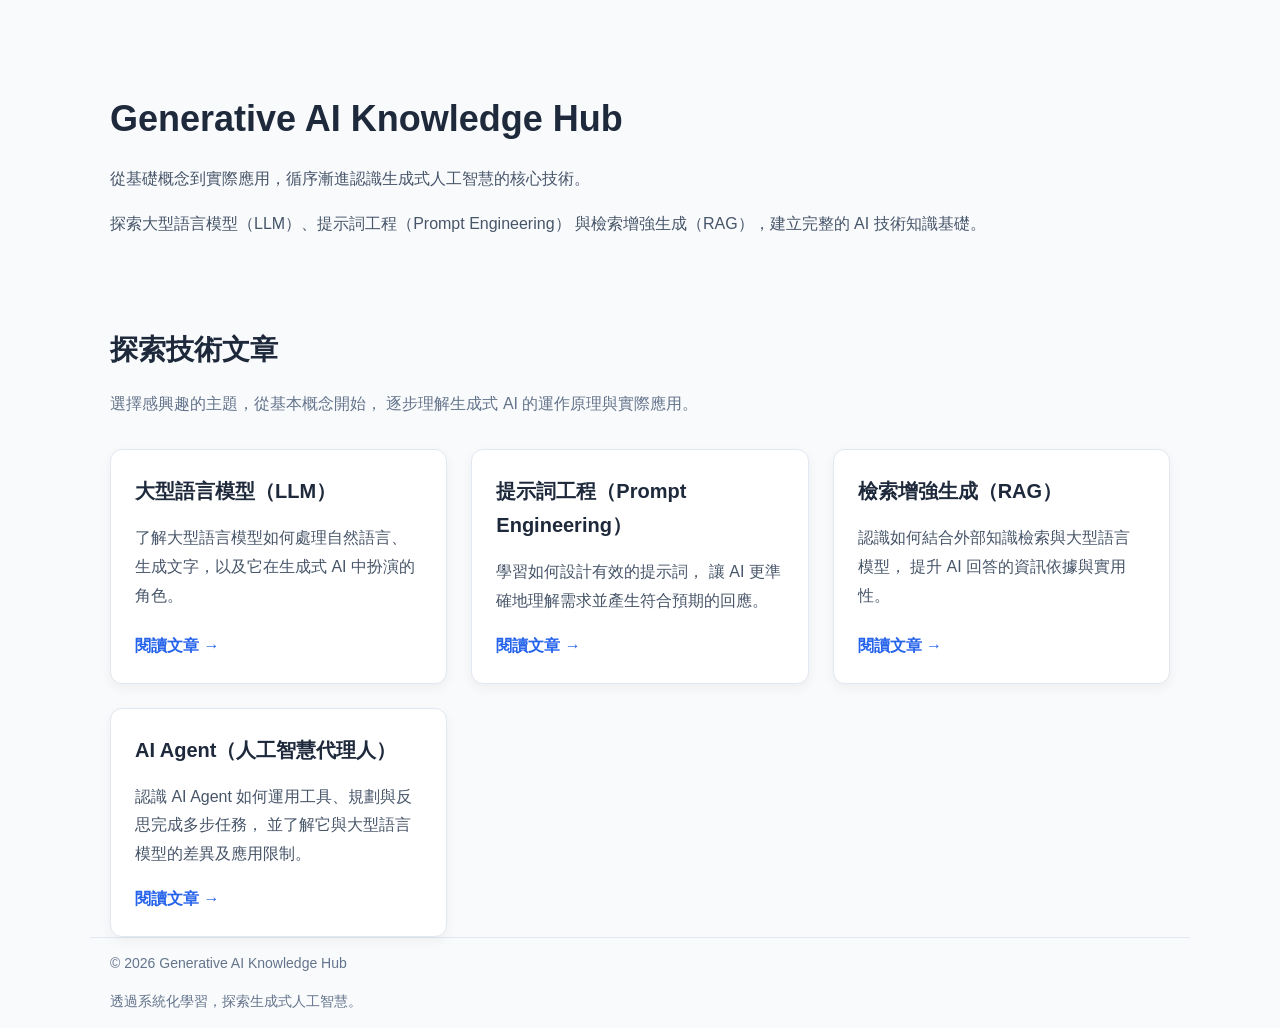
<file: index.html>
<!DOCTYPE html>
<html lang="zh-Hant">

<head>
  <meta charset="UTF-8">
  <meta name="viewport" content="width=device-width, initial-scale=1.0">

  <meta name="description"
        content="Generative AI Knowledge Hub：透過淺顯易懂的文章，認識大型語言模型、提示詞工程與檢索增強生成。">

  <title>Generative AI Knowledge Hub</title>

  <link rel="stylesheet" href="css/style.css">
</head>

<body>

  <!-- 網站介紹區塊 -->
  <header class="container hero">

    <h1>Generative AI Knowledge Hub</h1>

    <p>
      從基礎概念到實際應用，循序漸進認識生成式人工智慧的核心技術。
    </p>

    <p>
      探索大型語言模型（LLM）、提示詞工程（Prompt Engineering）
      與檢索增強生成（RAG），建立完整的 AI 技術知識基礎。
    </p>

  </header>

  <!-- 網站主要內容 -->
  <main class="container">

    <section aria-labelledby="articles-title">

      <h2 id="articles-title">探索技術文章</h2>

      <p>
        選擇感興趣的主題，從基本概念開始，
        逐步理解生成式 AI 的運作原理與實際應用。
      </p>

      <!-- 文章卡片排列區 -->
      <div class="article-grid">

        <!-- 文章一：LLM -->
        <article class="article-card">

          <h3>大型語言模型（LLM）</h3>

          <p>
            了解大型語言模型如何處理自然語言、
            生成文字，以及它在生成式 AI 中扮演的角色。
          </p>

          <a href="articles/llm.html">
            閱讀文章 →
          </a>

        </article>

        <!-- 文章二：Prompt Engineering -->
        <article class="article-card">

          <h3>提示詞工程（Prompt Engineering）</h3>

          <p>
            學習如何設計有效的提示詞，
            讓 AI 更準確地理解需求並產生符合預期的回應。
          </p>

          <a href="articles/prompt-engineering.html">
            閱讀文章 →
          </a>

        </article>

        <!-- 文章三：RAG -->
        <article class="article-card">

          <h3>檢索增強生成（RAG）</h3>

          <p>
            認識如何結合外部知識檢索與大型語言模型，
            提升 AI 回答的資訊依據與實用性。
          </p>

          <a href="articles/rag.html">
            閱讀文章 →
          </a>

        </article>


        <!-- 文章四：AI Agent -->
        <article class="article-card">

          <h3>AI Agent（人工智慧代理人）</h3>

          <p>
            認識 AI Agent 如何運用工具、規劃與反思完成多步任務，
            並了解它與大型語言模型的差異及應用限制。
          </p>

          <a href="articles/ai-agent.html">
            閱讀文章 →
          </a>

        </article>
      </div>

    </section>

  </main>

  <!-- 網站頁尾 -->
  <footer class="container">

    <p>
      © 2026 Generative AI Knowledge Hub
    </p>

    <p>
      透過系統化學習，探索生成式人工智慧。
    </p>

  </footer>

</body>
</html>
</file>
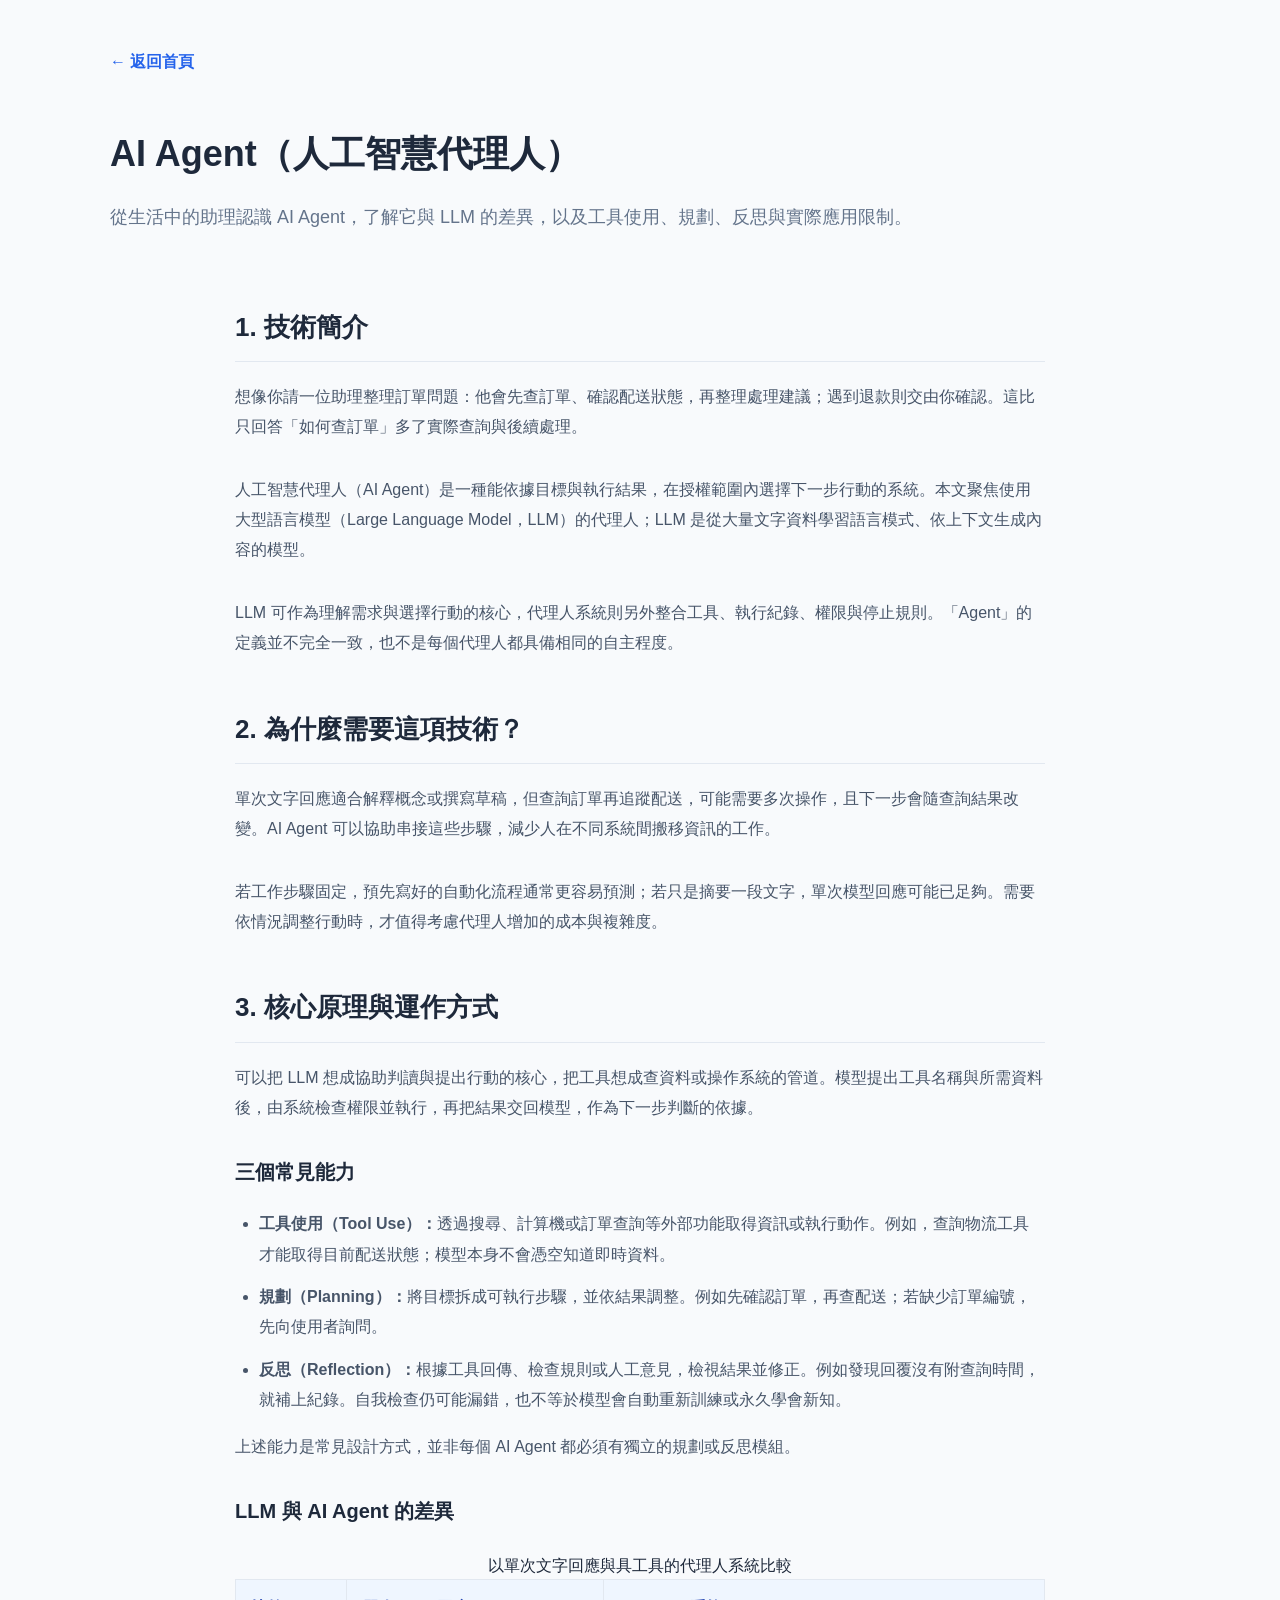
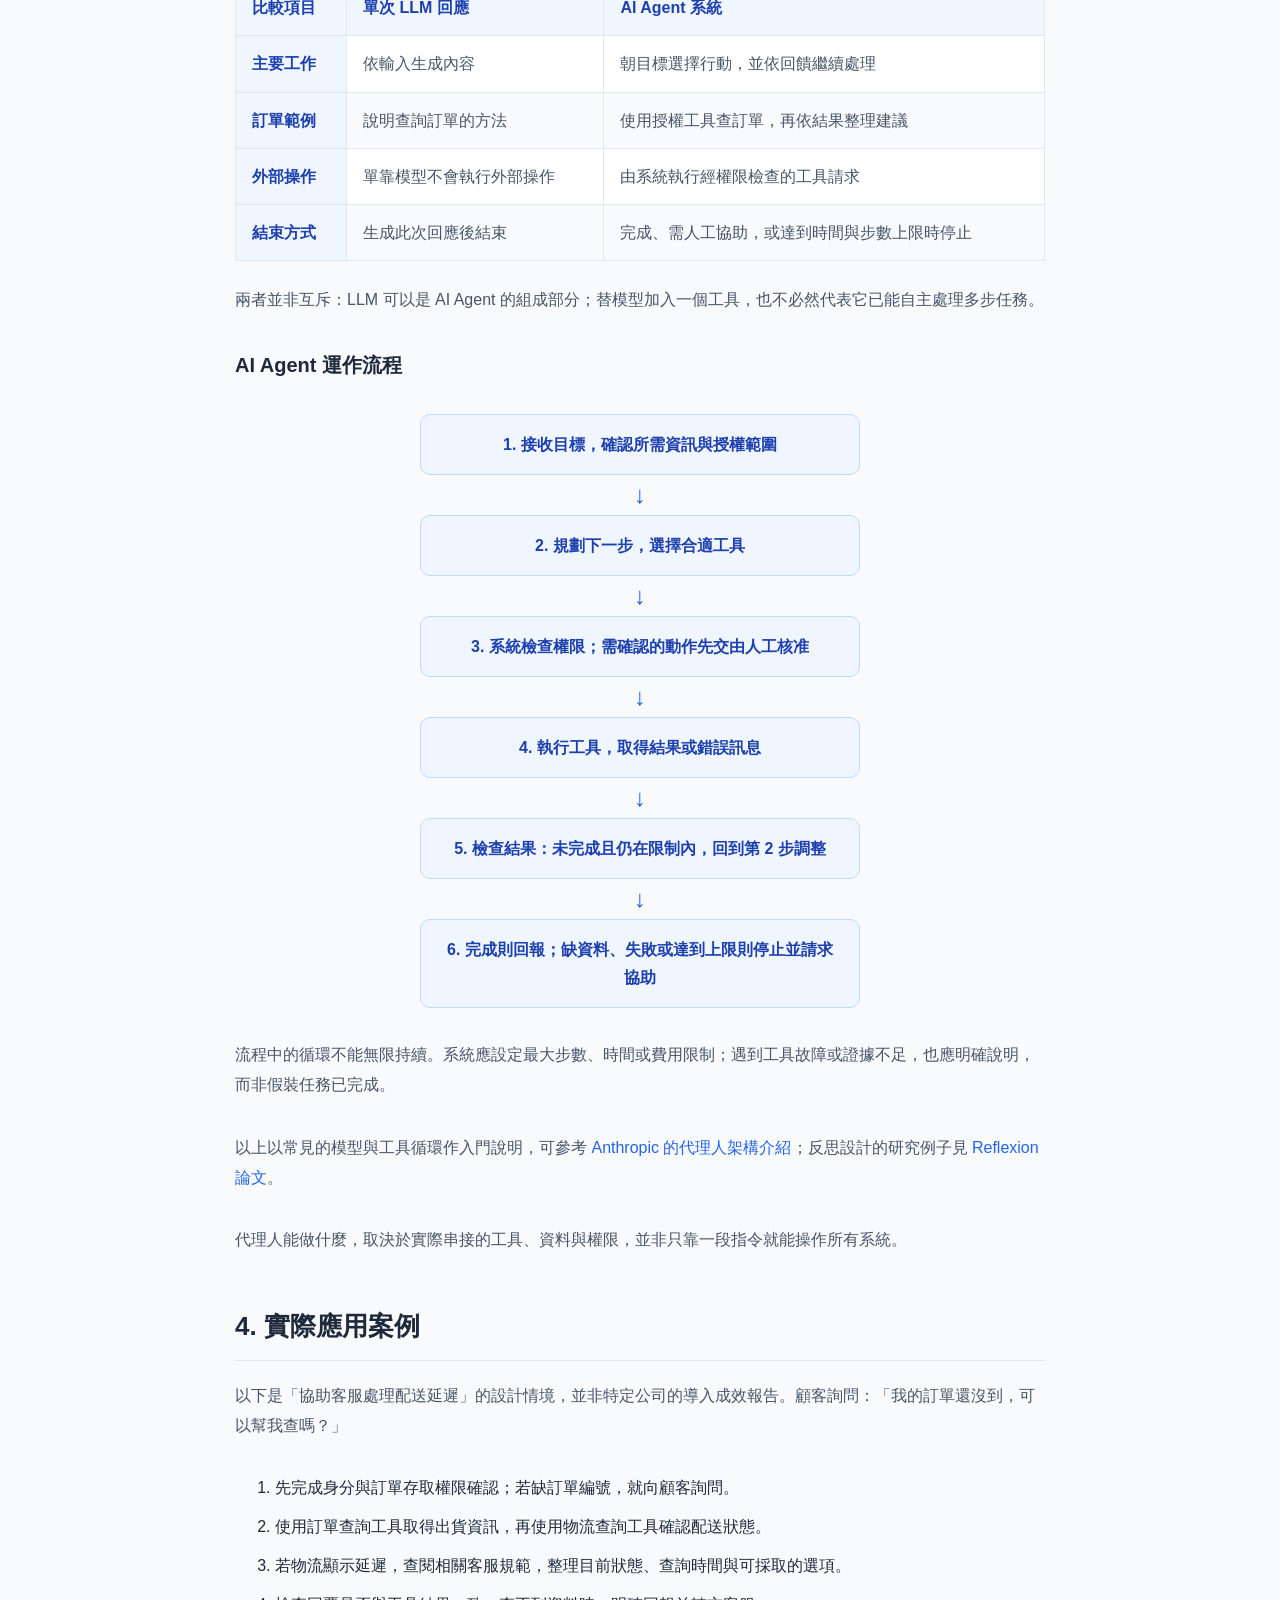
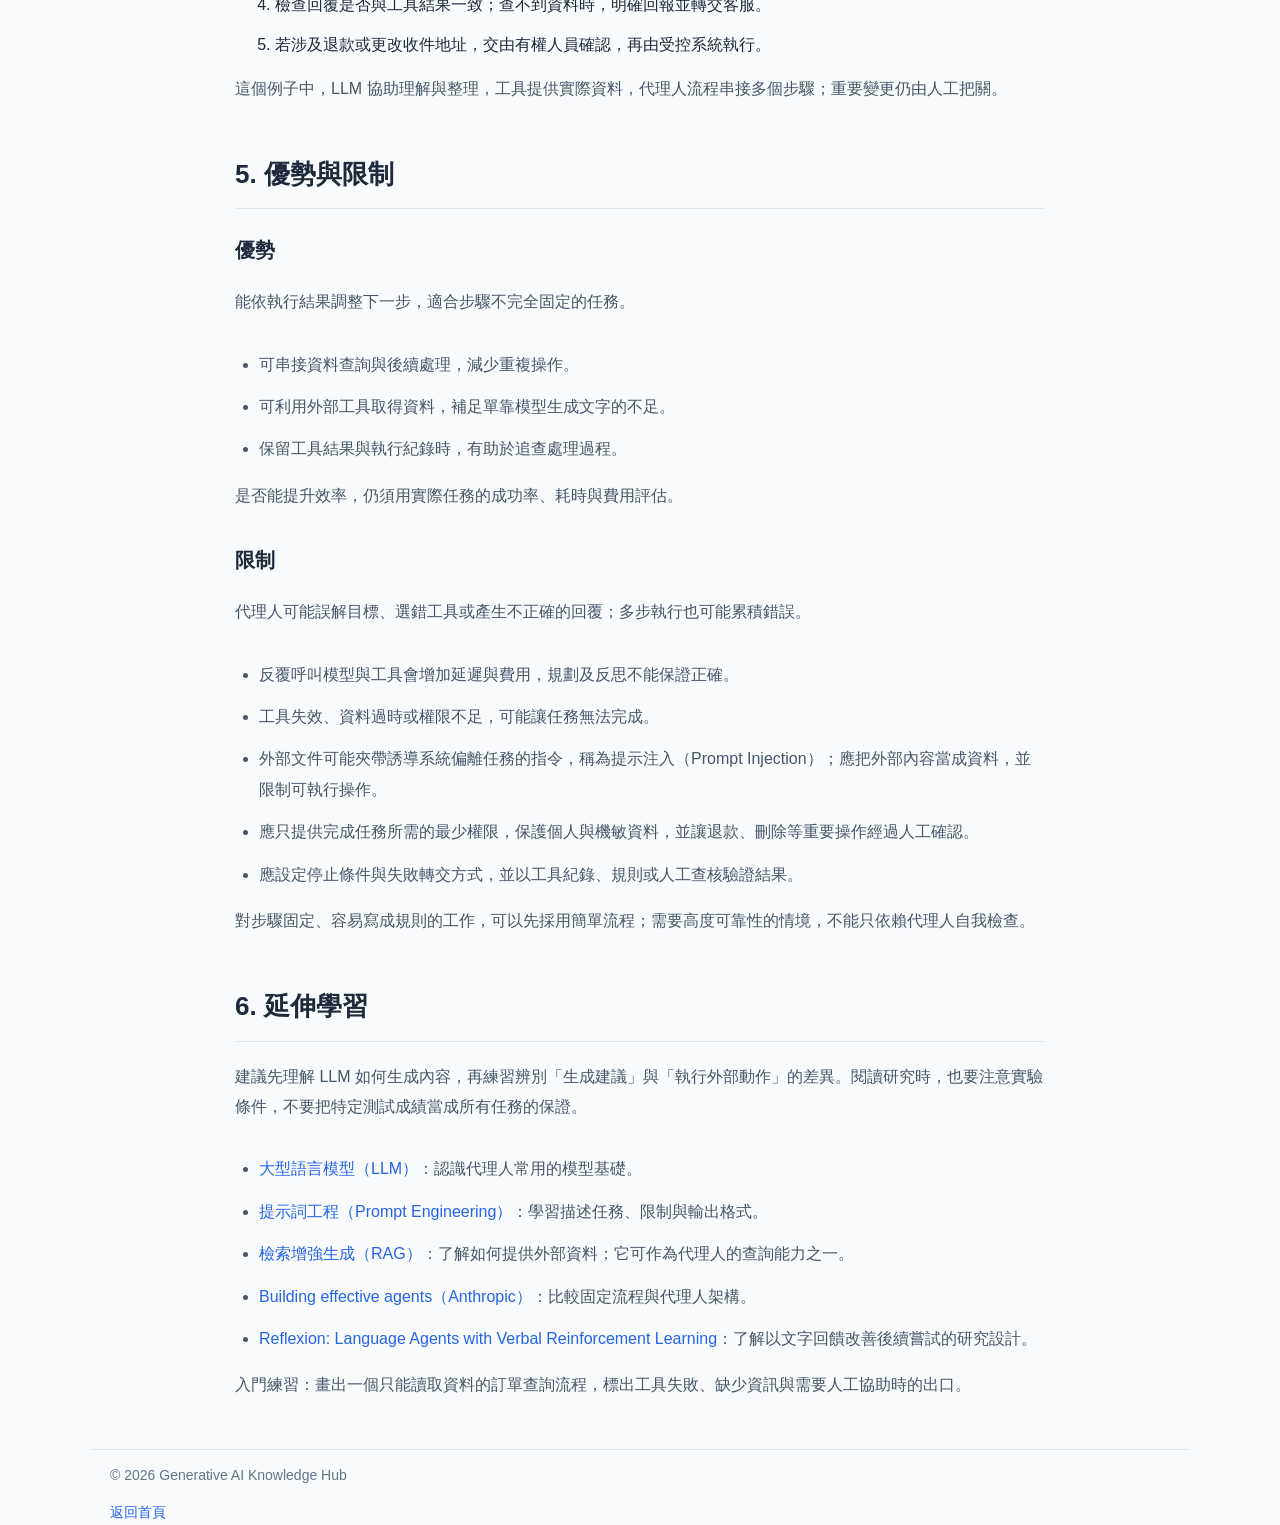
<file: articles/ai-agent.html>
<!DOCTYPE html>
<html lang="zh-Hant">

<head>
  <meta charset="UTF-8">
  <meta name="viewport" content="width=device-width, initial-scale=1.0">

  <meta name="description" content="從生活中的助理認識 AI Agent，了解它與 LLM 的差異，以及工具使用、規劃、反思與實際應用限制。">

  <title>AI Agent（人工智慧代理人） | Generative AI Knowledge Hub</title>

  <link rel="stylesheet" href="../css/style.css">
</head>

<body>

  <!-- 文章頁首 -->
  <header class="container article-header">

    <a href="../index.html" class="back-link">
      ← 返回首頁
    </a>

    <h1>AI Agent（人工智慧代理人）</h1>

    <p>從生活中的助理認識 AI Agent，了解它與 LLM 的差異，以及工具使用、規劃、反思與實際應用限制。</p>

  </header>

  <!-- 文章主要內容 -->
  <main class="container article-content">

    <article>

      <section>
        <h2>1. 技術簡介</h2>
        <p>想像你請一位助理整理訂單問題：他會先查訂單、確認配送狀態，再整理處理建議；遇到退款則交由你確認。這比只回答「如何查訂單」多了實際查詢與後續處理。
        </p>
        <p>
          人工智慧代理人（AI Agent）是一種能依據目標與執行結果，在授權範圍內選擇下一步行動的系統。本文聚焦使用大型語言模型（Large Language Model，LLM）的代理人；LLM 是從大量文字資料學習語言模式、依上下文生成內容的模型。
        </p>
        <p>
          LLM 可作為理解需求與選擇行動的核心，代理人系統則另外整合工具、執行紀錄、權限與停止規則。「Agent」的定義並不完全一致，也不是每個代理人都具備相同的自主程度。</p>
      </section>

      <section>
        <h2>2. 為什麼需要這項技術？</h2>
        <p>單次文字回應適合解釋概念或撰寫草稿，但查詢訂單再追蹤配送，可能需要多次操作，且下一步會隨查詢結果改變。AI Agent 可以協助串接這些步驟，減少人在不同系統間搬移資訊的工作。
        </p>
        <p>
          若工作步驟固定，預先寫好的自動化流程通常更容易預測；若只是摘要一段文字，單次模型回應可能已足夠。需要依情況調整行動時，才值得考慮代理人增加的成本與複雜度。</p>
      </section>

      <section>
        <h2>3. 核心原理與運作方式</h2>
        <p>可以把 LLM 想成協助判讀與提出行動的核心，把工具想成查資料或操作系統的管道。模型提出工具名稱與所需資料後，由系統檢查權限並執行，再把結果交回模型，作為下一步判斷的依據。
        </p>
        <h3>三個常見能力</h3>
        <ul>
          <li><strong>工具使用（Tool Use）：</strong>透過搜尋、計算機或訂單查詢等外部功能取得資訊或執行動作。例如，查詢物流工具才能取得目前配送狀態；模型本身不會憑空知道即時資料。</li>
          <li><strong>規劃（Planning）：</strong>將目標拆成可執行步驟，並依結果調整。例如先確認訂單，再查配送；若缺少訂單編號，先向使用者詢問。</li>
          <li><strong>反思（Reflection）：</strong>根據工具回傳、檢查規則或人工意見，檢視結果並修正。例如發現回覆沒有附查詢時間，就補上紀錄。自我檢查仍可能漏錯，也不等於模型會自動重新訓練或永久學會新知。</li>
        </ul>
        <p>上述能力是常見設計方式，並非每個 AI Agent 都必須有獨立的規劃或反思模組。</p>
        <h3>LLM 與 AI Agent 的差異</h3>
        <div class="table-wrapper">
          <table>
            <caption>以單次文字回應與具工具的代理人系統比較</caption>
            <thead><tr><th scope="col">比較項目</th><th scope="col">單次 LLM 回應</th><th scope="col">AI Agent 系統</th></tr></thead>
            <tbody>
              <tr><th scope="row">主要工作</th><td>依輸入生成內容</td><td>朝目標選擇行動，並依回饋繼續處理</td></tr>
              <tr><th scope="row">訂單範例</th><td>說明查詢訂單的方法</td><td>使用授權工具查訂單，再依結果整理建議</td></tr>
              <tr><th scope="row">外部操作</th><td>單靠模型不會執行外部操作</td><td>由系統執行經權限檢查的工具請求</td></tr>
              <tr><th scope="row">結束方式</th><td>生成此次回應後結束</td><td>完成、需人工協助，或達到時間與步數上限時停止</td></tr>
            </tbody>
          </table>
        </div>
        <p>兩者並非互斥：LLM 可以是 AI Agent 的組成部分；替模型加入一個工具，也不必然代表它已能自主處理多步任務。</p>
        <h3 id="agent-flow-title">AI Agent 運作流程</h3>
        <div class="process-flow" role="group" aria-labelledby="agent-flow-title">
          <div class="process-step">1. 接收目標，確認所需資訊與授權範圍</div>
          <div class="process-arrow" aria-hidden="true">↓</div>
          <div class="process-step">2. 規劃下一步，選擇合適工具</div>
          <div class="process-arrow" aria-hidden="true">↓</div>
          <div class="process-step">3. 系統檢查權限；需確認的動作先交由人工核准</div>
          <div class="process-arrow" aria-hidden="true">↓</div>
          <div class="process-step">4. 執行工具，取得結果或錯誤訊息</div>
          <div class="process-arrow" aria-hidden="true">↓</div>
          <div class="process-step">5. 檢查結果：未完成且仍在限制內，回到第 2 步調整</div>
          <div class="process-arrow" aria-hidden="true">↓</div>
          <div class="process-step">6. 完成則回報；缺資料、失敗或達到上限則停止並請求協助</div>
        </div>
        <p>流程中的循環不能無限持續。系統應設定最大步數、時間或費用限制；遇到工具故障或證據不足，也應明確說明，而非假裝任務已完成。</p>
        <p>以上以常見的模型與工具循環作入門說明，可參考 <a href="https://www.anthropic.com/research/building-effective-agents" target="_blank" rel="noopener noreferrer">Anthropic 的代理人架構介紹</a>；反思設計的研究例子見 <a href="https://arxiv.org/abs/2303.11366" target="_blank" rel="noopener noreferrer">Reflexion 論文</a>。</p>
        <p>
          代理人能做什麼，取決於實際串接的工具、資料與權限，並非只靠一段指令就能操作所有系統。</p>

        <!-- 在此加入流程圖、示意圖或比較表 -->
      </section>

      <section>
        <h2>4. 實際應用案例</h2>
        <p>以下是「協助客服處理配送延遲」的設計情境，並非特定公司的導入成效報告。顧客詢問：「我的訂單還沒到，可以幫我查嗎？」
        </p>
        <ol>
          <li>先完成身分與訂單存取權限確認；若缺訂單編號，就向顧客詢問。</li>
          <li>使用訂單查詢工具取得出貨資訊，再使用物流查詢工具確認配送狀態。</li>
          <li>若物流顯示延遲，查閱相關客服規範，整理目前狀態、查詢時間與可採取的選項。</li>
          <li>檢查回覆是否與工具結果一致；查不到資料時，明確回報並轉交客服。</li>
          <li>若涉及退款或更改收件地址，交由有權人員確認，再由受控系統執行。</li>
        </ol>
        <p>
          這個例子中，LLM 協助理解與整理，工具提供實際資料，代理人流程串接多個步驟；重要變更仍由人工把關。</p>
      </section>

      <section>
        <h2>5. 優勢與限制</h2>

        <h3>優勢</h3>
        <p>能依執行結果調整下一步，適合步驟不完全固定的任務。
        </p>
        <ul>
          <li>可串接資料查詢與後續處理，減少重複操作。</li>
          <li>可利用外部工具取得資料，補足單靠模型生成文字的不足。</li>
          <li>保留工具結果與執行紀錄時，有助於追查處理過程。</li>
        </ul>
        <p>是否能提升效率，仍須用實際任務的成功率、耗時與費用評估。</p>
        <h3>限制</h3>
        <p>代理人可能誤解目標、選錯工具或產生不正確的回覆；多步執行也可能累積錯誤。
        </p>
        <ul>
          <li>反覆呼叫模型與工具會增加延遲與費用，規劃及反思不能保證正確。</li>
          <li>工具失效、資料過時或權限不足，可能讓任務無法完成。</li>
          <li>外部文件可能夾帶誘導系統偏離任務的指令，稱為提示注入（Prompt Injection）；應把外部內容當成資料，並限制可執行操作。</li>
          <li>應只提供完成任務所需的最少權限，保護個人與機敏資料，並讓退款、刪除等重要操作經過人工確認。</li>
          <li>應設定停止條件與失敗轉交方式，並以工具紀錄、規則或人工查核驗證結果。</li>
        </ul>
        <p>
          對步驟固定、容易寫成規則的工作，可以先採用簡單流程；需要高度可靠性的情境，不能只依賴代理人自我檢查。</p>
      </section>

      <section>
        <h2>6. 延伸學習</h2>
        <p>建議先理解 LLM 如何生成內容，再練習辨別「生成建議」與「執行外部動作」的差異。閱讀研究時，也要注意實驗條件，不要把特定測試成績當成所有任務的保證。
        </p>
        <ul>
          <li><a href="llm.html">大型語言模型（LLM）</a>：認識代理人常用的模型基礎。</li>
          <li><a href="prompt-engineering.html">提示詞工程（Prompt Engineering）</a>：學習描述任務、限制與輸出格式。</li>
          <li><a href="rag.html">檢索增強生成（RAG）</a>：了解如何提供外部資料；它可作為代理人的查詢能力之一。</li>
          <li><a href="https://www.anthropic.com/research/building-effective-agents" target="_blank" rel="noopener noreferrer">Building effective agents（Anthropic）</a>：比較固定流程與代理人架構。</li>
          <li><a href="https://arxiv.org/abs/2303.11366" target="_blank" rel="noopener noreferrer">Reflexion: Language Agents with Verbal Reinforcement Learning</a>：了解以文字回饋改善後續嘗試的研究設計。</li>
        </ul>
        <p>
          入門練習：畫出一個只能讀取資料的訂單查詢流程，標出工具失敗、缺少資訊與需要人工協助時的出口。</p>
      </section>

    </article>

  </main>

  <!-- 頁尾 -->
  <footer class="container">

    <p>© 2026 Generative AI Knowledge Hub</p>

    <a href="../index.html">返回首頁</a>

  </footer>

</body>
</html>
</file>
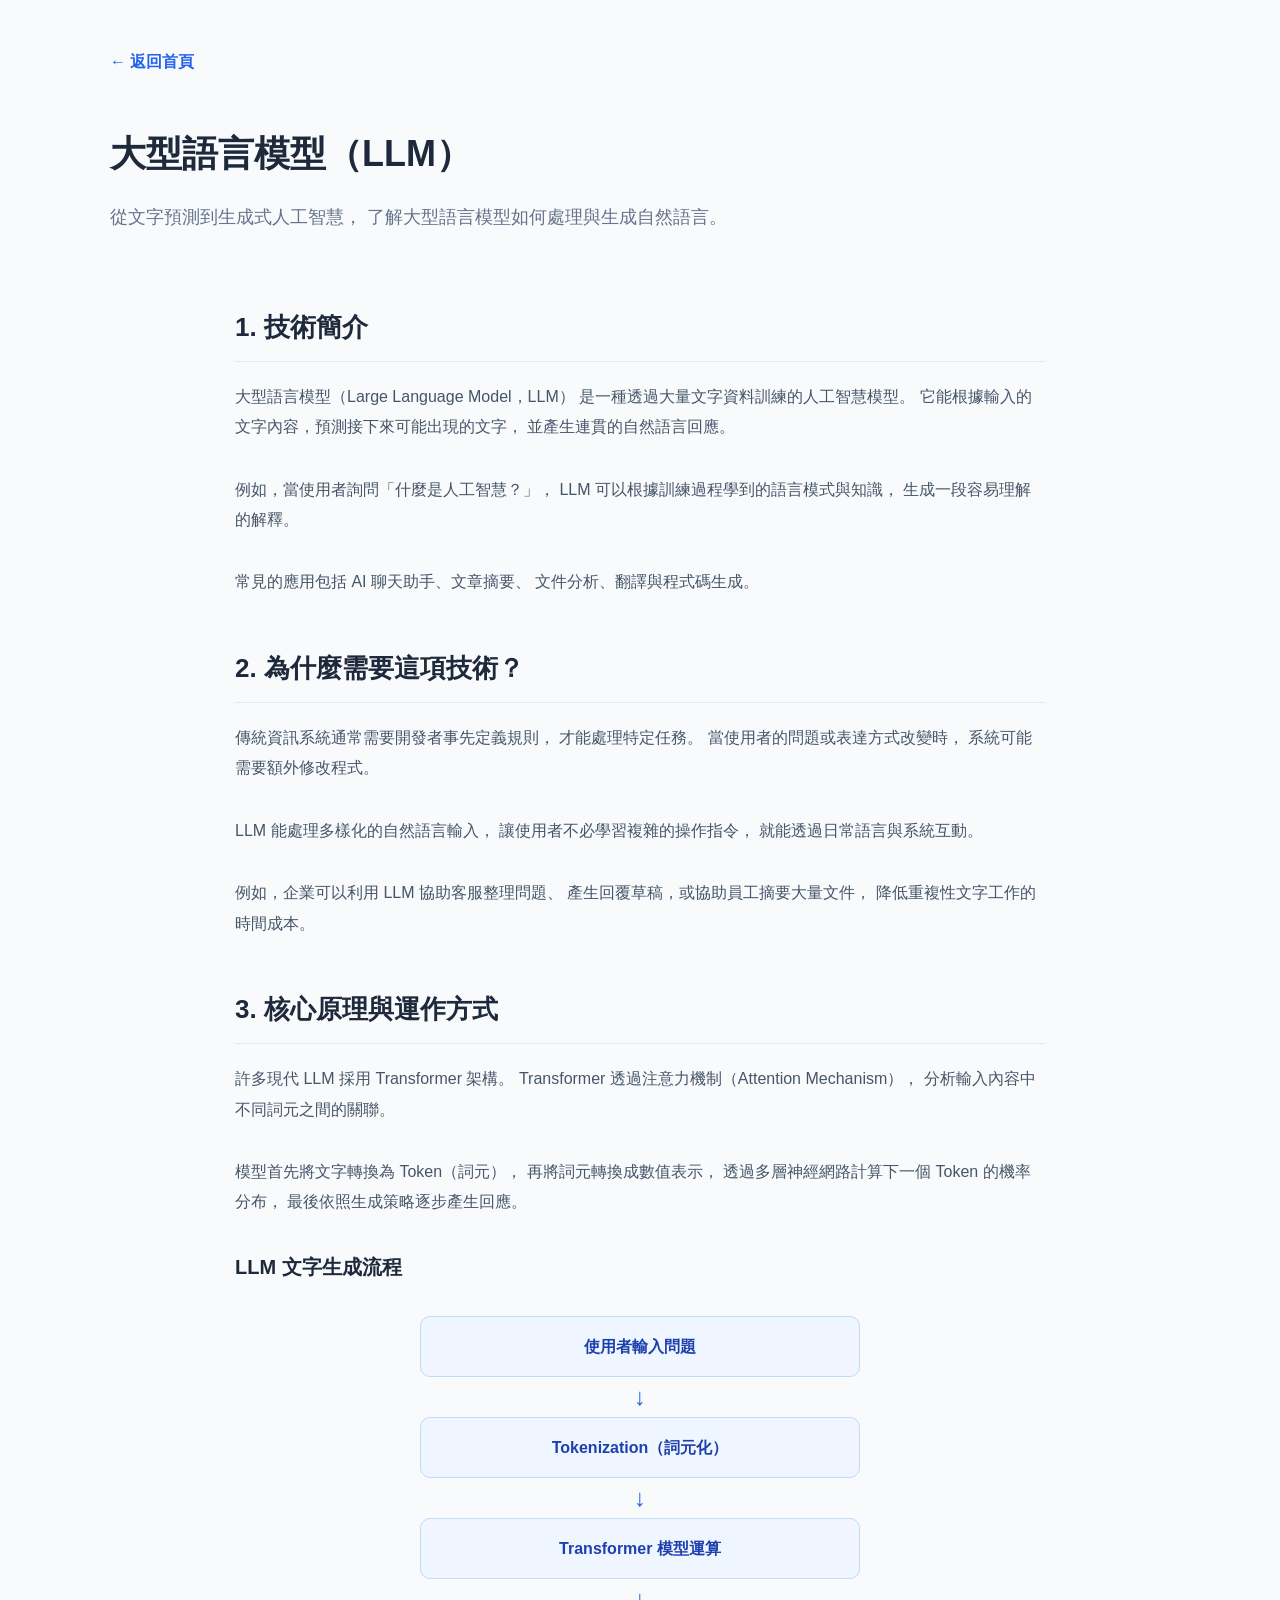
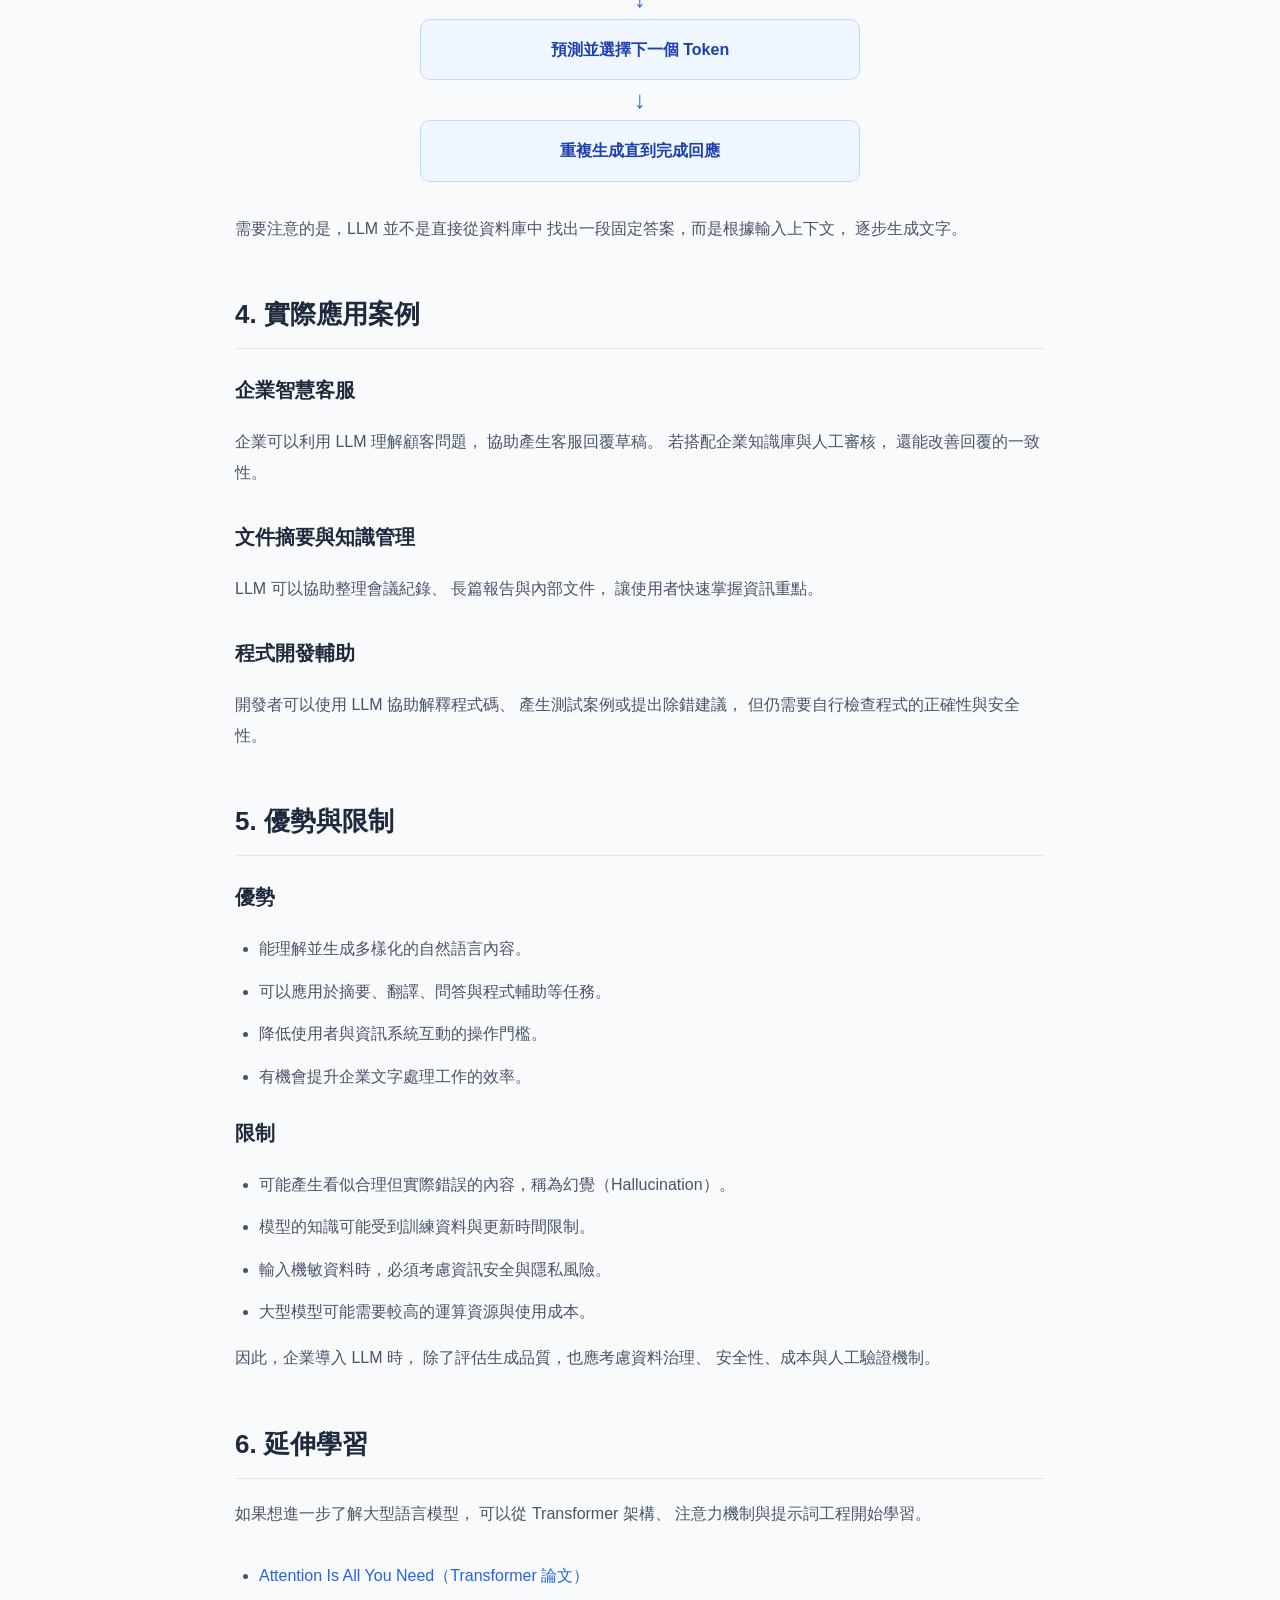
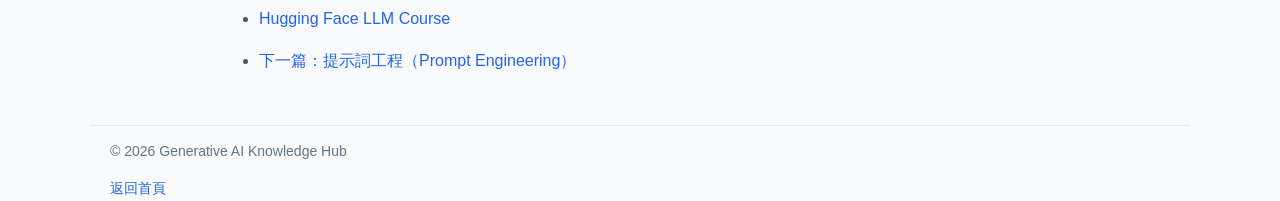
<file: articles/llm.html>
<!DOCTYPE html>
<html lang="zh-Hant">

<head>
  <meta charset="UTF-8">
  <meta name="viewport" content="width=device-width, initial-scale=1.0">

  <meta name="description"
        content="認識大型語言模型（LLM）的基本概念、運作原理、實際應用與技術限制。">

  <title>大型語言模型（LLM） | Generative AI Knowledge Hub</title>

  <link rel="stylesheet" href="../css/style.css">
</head>

<body>

  <header class="container article-header">

    <a href="../index.html" class="back-link">
      ← 返回首頁
    </a>

    <h1>大型語言模型（LLM）</h1>

    <p>
      從文字預測到生成式人工智慧，
      了解大型語言模型如何處理與生成自然語言。
    </p>

  </header>

  <main class="container article-content">

    <article>

      <!-- 第一章 -->
      <section>
        <h2>1. 技術簡介</h2>

        <p>
          大型語言模型（Large Language Model，LLM）
          是一種透過大量文字資料訓練的人工智慧模型。
          它能根據輸入的文字內容，預測接下來可能出現的文字，
          並產生連貫的自然語言回應。
        </p>

        <p>
          例如，當使用者詢問「什麼是人工智慧？」，
          LLM 可以根據訓練過程學到的語言模式與知識，
          生成一段容易理解的解釋。
        </p>

        <p>
          常見的應用包括 AI 聊天助手、文章摘要、
          文件分析、翻譯與程式碼生成。
        </p>
      </section>

      <!-- 第二章 -->
      <section>
        <h2>2. 為什麼需要這項技術？</h2>

        <p>
          傳統資訊系統通常需要開發者事先定義規則，
          才能處理特定任務。
          當使用者的問題或表達方式改變時，
          系統可能需要額外修改程式。
        </p>

        <p>
          LLM 能處理多樣化的自然語言輸入，
          讓使用者不必學習複雜的操作指令，
          就能透過日常語言與系統互動。
        </p>

        <p>
          例如，企業可以利用 LLM 協助客服整理問題、
          產生回覆草稿，或協助員工摘要大量文件，
          降低重複性文字工作的時間成本。
        </p>
      </section>

      <!-- 第三章 -->
      <section>
        <h2>3. 核心原理與運作方式</h2>

        <p>
          許多現代 LLM 採用 Transformer 架構。
          Transformer 透過注意力機制（Attention Mechanism），
          分析輸入內容中不同詞元之間的關聯。
        </p>

        <p>
          模型首先將文字轉換為 Token（詞元），
          再將詞元轉換成數值表示，
          透過多層神經網路計算下一個 Token 的機率分布，
          最後依照生成策略逐步產生回應。
        </p>

        <h3>LLM 文字生成流程</h3>

        <div class="process-flow">

          <div class="process-step">
            使用者輸入問題
          </div>

          <div class="process-arrow">↓</div>

          <div class="process-step">
            Tokenization（詞元化）
          </div>

          <div class="process-arrow">↓</div>

          <div class="process-step">
            Transformer 模型運算
          </div>

          <div class="process-arrow">↓</div>

          <div class="process-step">
            預測並選擇下一個 Token
          </div>

          <div class="process-arrow">↓</div>

          <div class="process-step">
            重複生成直到完成回應
          </div>

        </div>

        <p>
          需要注意的是，LLM 並不是直接從資料庫中
          找出一段固定答案，而是根據輸入上下文，
          逐步生成文字。
        </p>
      </section>

      <!-- 第四章 -->
      <section>
        <h2>4. 實際應用案例</h2>

        <h3>企業智慧客服</h3>

        <p>
          企業可以利用 LLM 理解顧客問題，
          協助產生客服回覆草稿。
          若搭配企業知識庫與人工審核，
          還能改善回覆的一致性。
        </p>

        <h3>文件摘要與知識管理</h3>

        <p>
          LLM 可以協助整理會議紀錄、
          長篇報告與內部文件，
          讓使用者快速掌握資訊重點。
        </p>

        <h3>程式開發輔助</h3>

        <p>
          開發者可以使用 LLM 協助解釋程式碼、
          產生測試案例或提出除錯建議，
          但仍需要自行檢查程式的正確性與安全性。
        </p>
      </section>

      <!-- 第五章 -->
      <section>
        <h2>5. 優勢與限制</h2>

        <h3>優勢</h3>

        <ul>
          <li>能理解並生成多樣化的自然語言內容。</li>
          <li>可以應用於摘要、翻譯、問答與程式輔助等任務。</li>
          <li>降低使用者與資訊系統互動的操作門檻。</li>
          <li>有機會提升企業文字處理工作的效率。</li>
        </ul>

        <h3>限制</h3>

        <ul>
          <li>可能產生看似合理但實際錯誤的內容，稱為幻覺（Hallucination）。</li>
          <li>模型的知識可能受到訓練資料與更新時間限制。</li>
          <li>輸入機敏資料時，必須考慮資訊安全與隱私風險。</li>
          <li>大型模型可能需要較高的運算資源與使用成本。</li>
        </ul>

        <p>
          因此，企業導入 LLM 時，
          除了評估生成品質，也應考慮資料治理、
          安全性、成本與人工驗證機制。
        </p>
      </section>

      <!-- 第六章 -->
      <section>
        <h2>6. 延伸學習</h2>

        <p>
          如果想進一步了解大型語言模型，
          可以從 Transformer 架構、
          注意力機制與提示詞工程開始學習。
        </p>

        <ul>
          <li>
            <a href="https://arxiv.org/abs/1706.03762"
               target="_blank" rel="noopener noreferrer">
              Attention Is All You Need（Transformer 論文）
            </a>
          </li>

          <li>
            <a href="https://huggingface.co/learn/llm-course"
               target="_blank" rel="noopener noreferrer">
              Hugging Face LLM Course
            </a>
          </li>

          <li>
            <a href="prompt-engineering.html">
              下一篇：提示詞工程（Prompt Engineering）
            </a>
          </li>
        </ul>
      </section>

    </article>

  </main>

  <footer class="container">

    <p>© 2026 Generative AI Knowledge Hub</p>

    <a href="../index.html">返回首頁</a>

  </footer>

</body>
</html>
</file>
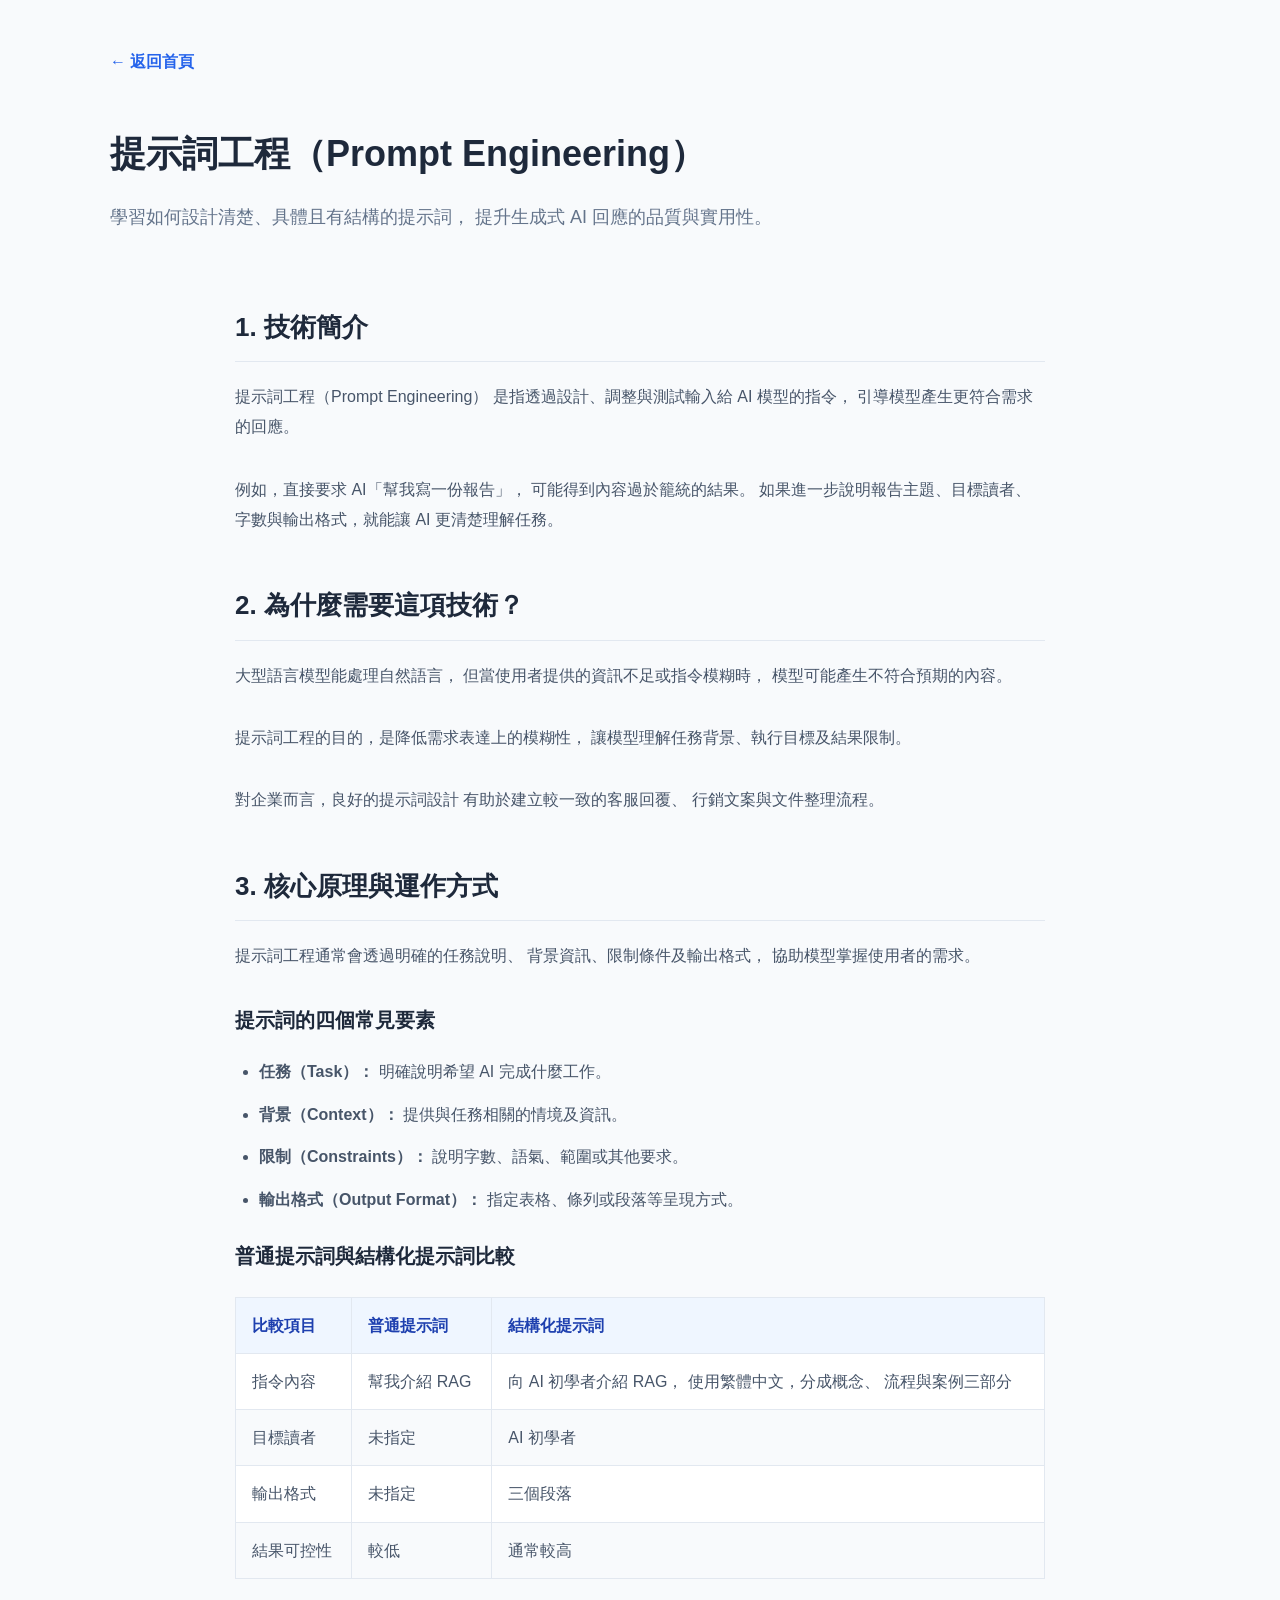
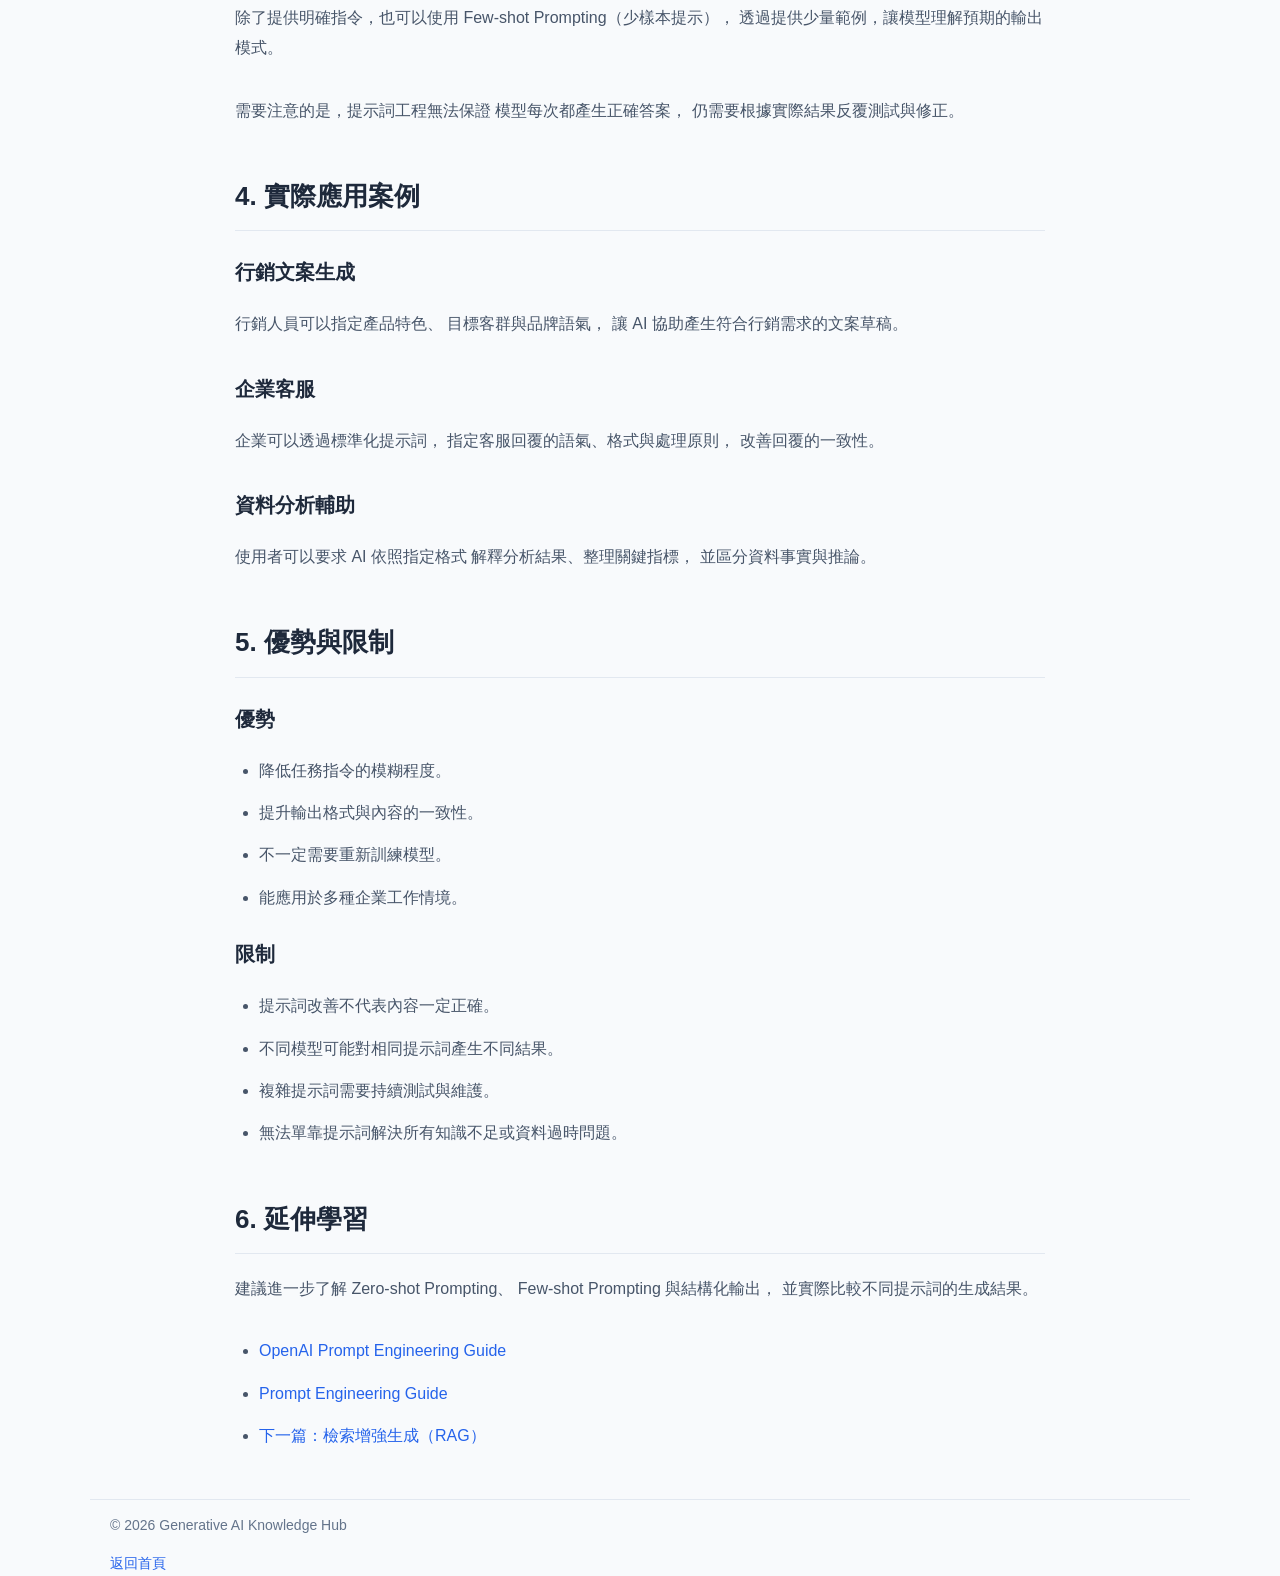
<file: articles/prompt-engineering.html>
<!DOCTYPE html>
<html lang="zh-Hant">

<head>
  <meta charset="UTF-8">
  <meta name="viewport" content="width=device-width, initial-scale=1.0">

  <meta name="description"
        content="學習提示詞工程的基本概念、核心技巧、實際應用與限制，了解如何有效與生成式 AI 溝通。">

  <title>提示詞工程 | Generative AI Knowledge Hub</title>

  <link rel="stylesheet" href="../css/style.css">
</head>

<body>

  <header class="container article-header">

    <a href="../index.html" class="back-link">
      ← 返回首頁
    </a>

    <h1>提示詞工程（Prompt Engineering）</h1>

    <p>
      學習如何設計清楚、具體且有結構的提示詞，
      提升生成式 AI 回應的品質與實用性。
    </p>

  </header>

  <main class="container article-content">

    <article>

      <!-- 第一章 -->
      <section>
        <h2>1. 技術簡介</h2>

        <p>
          提示詞工程（Prompt Engineering）
          是指透過設計、調整與測試輸入給 AI 模型的指令，
          引導模型產生更符合需求的回應。
        </p>

        <p>
          例如，直接要求 AI「幫我寫一份報告」，
          可能得到內容過於籠統的結果。
          如果進一步說明報告主題、目標讀者、
          字數與輸出格式，就能讓 AI 更清楚理解任務。
        </p>
      </section>

      <!-- 第二章 -->
      <section>
        <h2>2. 為什麼需要這項技術？</h2>

        <p>
          大型語言模型能處理自然語言，
          但當使用者提供的資訊不足或指令模糊時，
          模型可能產生不符合預期的內容。
        </p>

        <p>
          提示詞工程的目的，是降低需求表達上的模糊性，
          讓模型理解任務背景、執行目標及結果限制。
        </p>

        <p>
          對企業而言，良好的提示詞設計
          有助於建立較一致的客服回覆、
          行銷文案與文件整理流程。
        </p>
      </section>

      <!-- 第三章 -->
      <section>
        <h2>3. 核心原理與運作方式</h2>

        <p>
          提示詞工程通常會透過明確的任務說明、
          背景資訊、限制條件及輸出格式，
          協助模型掌握使用者的需求。
        </p>

        <h3>提示詞的四個常見要素</h3>

        <ul>
          <li>
            <strong>任務（Task）：</strong>
            明確說明希望 AI 完成什麼工作。
          </li>

          <li>
            <strong>背景（Context）：</strong>
            提供與任務相關的情境及資訊。
          </li>

          <li>
            <strong>限制（Constraints）：</strong>
            說明字數、語氣、範圍或其他要求。
          </li>

          <li>
            <strong>輸出格式（Output Format）：</strong>
            指定表格、條列或段落等呈現方式。
          </li>
        </ul>

        <h3>普通提示詞與結構化提示詞比較</h3>

        <div class="table-wrapper">
          <table>
            <thead>
              <tr>
                <th>比較項目</th>
                <th>普通提示詞</th>
                <th>結構化提示詞</th>
              </tr>
            </thead>

            <tbody>
              <tr>
                <td>指令內容</td>
                <td>幫我介紹 RAG</td>
                <td>
                  向 AI 初學者介紹 RAG，
                  使用繁體中文，分成概念、
                  流程與案例三部分
                </td>
              </tr>

              <tr>
                <td>目標讀者</td>
                <td>未指定</td>
                <td>AI 初學者</td>
              </tr>

              <tr>
                <td>輸出格式</td>
                <td>未指定</td>
                <td>三個段落</td>
              </tr>

              <tr>
                <td>結果可控性</td>
                <td>較低</td>
                <td>通常較高</td>
              </tr>
            </tbody>
          </table>
        </div>

        <p>
          除了提供明確指令，也可以使用
          Few-shot Prompting（少樣本提示），
          透過提供少量範例，讓模型理解預期的輸出模式。
        </p>

        <p>
          需要注意的是，提示詞工程無法保證
          模型每次都產生正確答案，
          仍需要根據實際結果反覆測試與修正。
        </p>
      </section>

      <!-- 第四章 -->
      <section>
        <h2>4. 實際應用案例</h2>

        <h3>行銷文案生成</h3>

        <p>
          行銷人員可以指定產品特色、
          目標客群與品牌語氣，
          讓 AI 協助產生符合行銷需求的文案草稿。
        </p>

        <h3>企業客服</h3>

        <p>
          企業可以透過標準化提示詞，
          指定客服回覆的語氣、格式與處理原則，
          改善回覆的一致性。
        </p>

        <h3>資料分析輔助</h3>

        <p>
          使用者可以要求 AI 依照指定格式
          解釋分析結果、整理關鍵指標，
          並區分資料事實與推論。
        </p>
      </section>

      <!-- 第五章 -->
      <section>
        <h2>5. 優勢與限制</h2>

        <h3>優勢</h3>

        <ul>
          <li>降低任務指令的模糊程度。</li>
          <li>提升輸出格式與內容的一致性。</li>
          <li>不一定需要重新訓練模型。</li>
          <li>能應用於多種企業工作情境。</li>
        </ul>

        <h3>限制</h3>

        <ul>
          <li>提示詞改善不代表內容一定正確。</li>
          <li>不同模型可能對相同提示詞產生不同結果。</li>
          <li>複雜提示詞需要持續測試與維護。</li>
          <li>無法單靠提示詞解決所有知識不足或資料過時問題。</li>
        </ul>
      </section>

      <!-- 第六章 -->
      <section>
        <h2>6. 延伸學習</h2>

        <p>
          建議進一步了解 Zero-shot Prompting、
          Few-shot Prompting 與結構化輸出，
          並實際比較不同提示詞的生成結果。
        </p>

        <ul>
          <li>
            <a href="https://platform.openai.com/docs/guides/prompt-engineering"
               target="_blank" rel="noopener noreferrer">
              OpenAI Prompt Engineering Guide
            </a>
          </li>

          <li>
            <a href="https://www.promptingguide.ai/"
               target="_blank" rel="noopener noreferrer">
              Prompt Engineering Guide
            </a>
          </li>

          <li>
            <a href="rag.html">
              下一篇：檢索增強生成（RAG）
            </a>
          </li>
        </ul>
      </section>

    </article>

  </main>

  <footer class="container">

    <p>© 2026 Generative AI Knowledge Hub</p>

    <a href="../index.html">返回首頁</a>

  </footer>

</body>
</html>
</file>
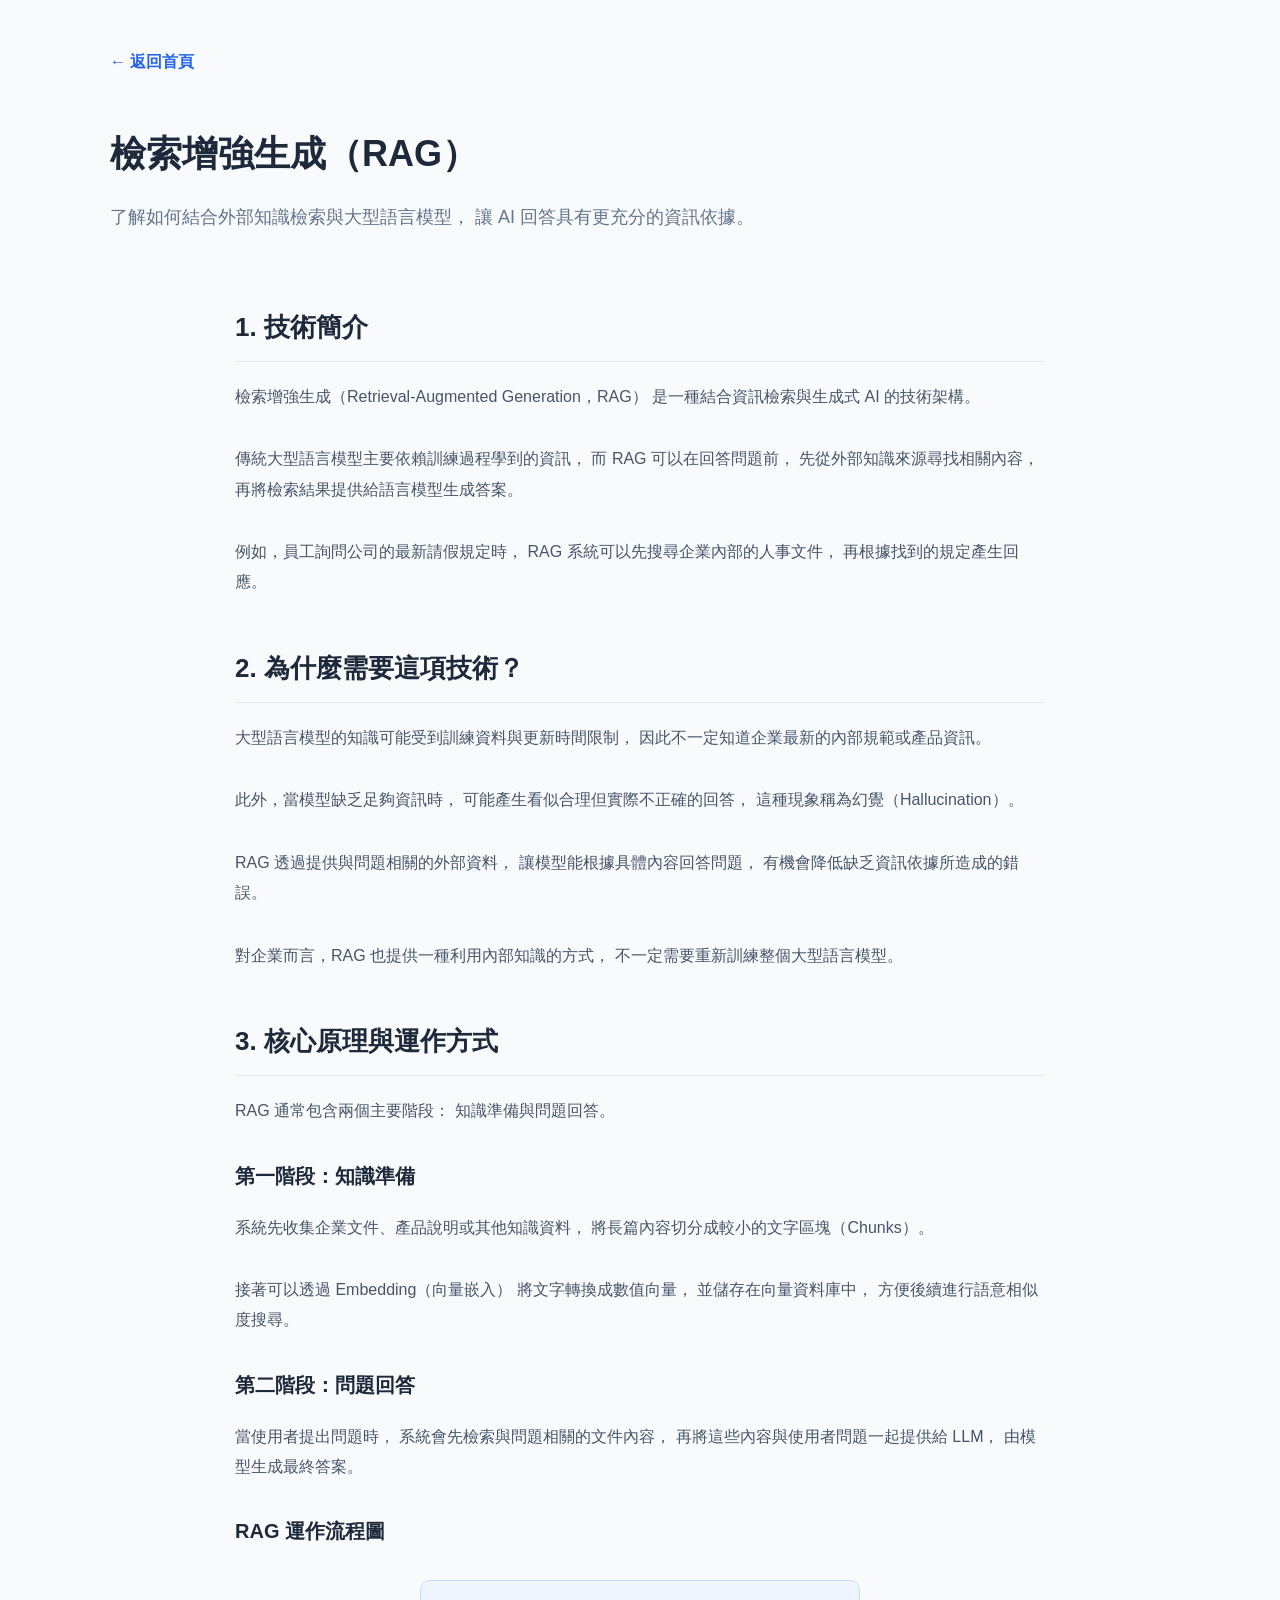
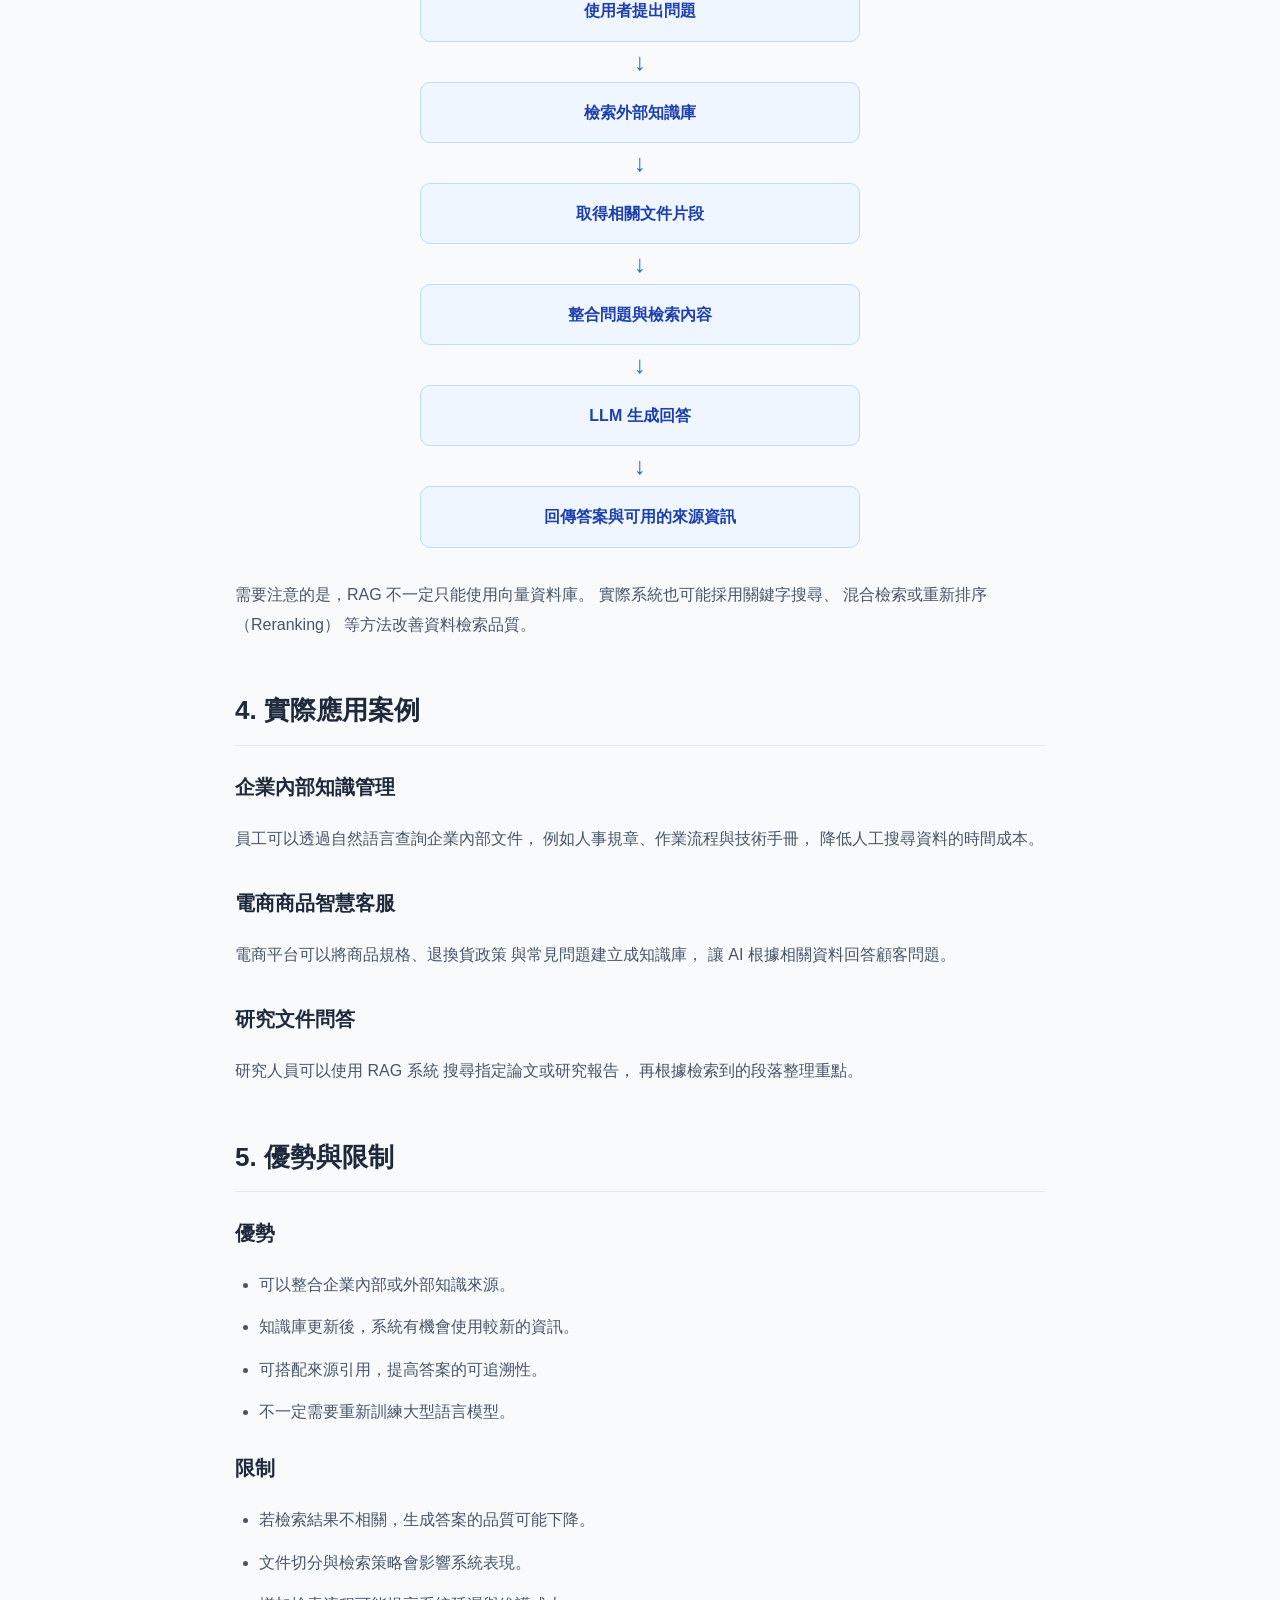
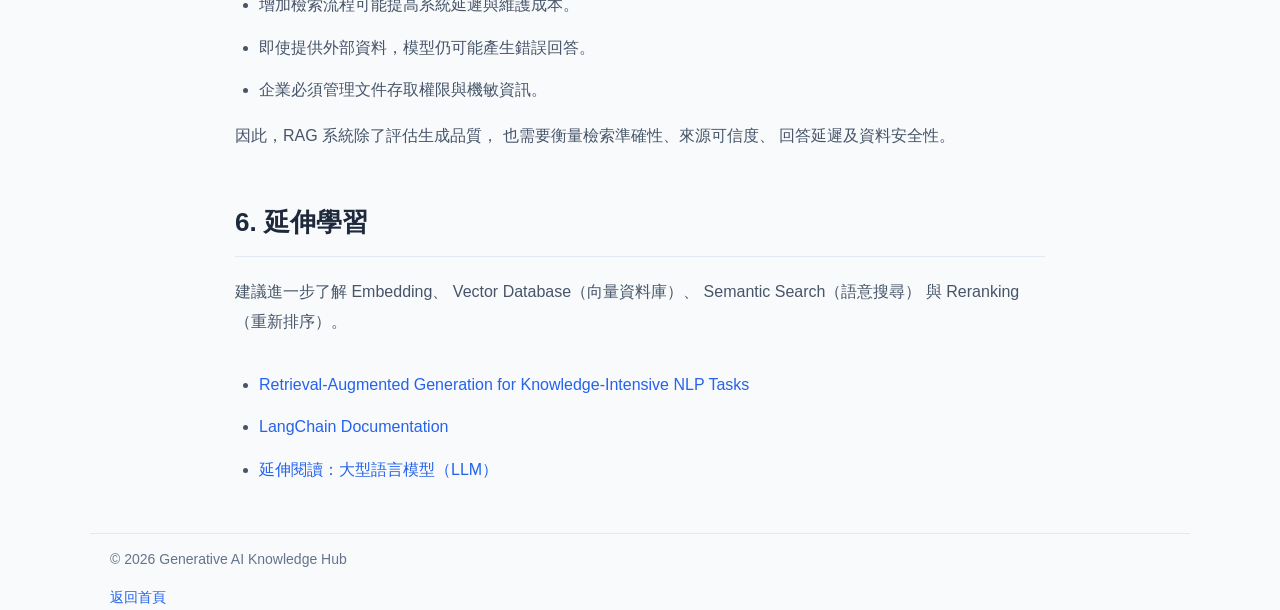
<file: articles/rag.html>
<!DOCTYPE html>
<html lang="zh-Hant">

<head>
  <meta charset="UTF-8">
  <meta name="viewport" content="width=device-width, initial-scale=1.0">

  <meta name="description"
        content="認識檢索增強生成（RAG）的基本概念、運作流程、企業應用、優勢與限制。">

  <title>檢索增強生成（RAG） | Generative AI Knowledge Hub</title>

  <link rel="stylesheet" href="../css/style.css">
</head>

<body>

  <header class="container article-header">

    <a href="../index.html" class="back-link">
      ← 返回首頁
    </a>

    <h1>檢索增強生成（RAG）</h1>

    <p>
      了解如何結合外部知識檢索與大型語言模型，
      讓 AI 回答具有更充分的資訊依據。
    </p>

  </header>

  <main class="container article-content">

    <article>

      <!-- 第一章 -->
      <section>
        <h2>1. 技術簡介</h2>

        <p>
          檢索增強生成（Retrieval-Augmented Generation，RAG）
          是一種結合資訊檢索與生成式 AI 的技術架構。
        </p>

        <p>
          傳統大型語言模型主要依賴訓練過程學到的資訊，
          而 RAG 可以在回答問題前，
          先從外部知識來源尋找相關內容，
          再將檢索結果提供給語言模型生成答案。
        </p>

        <p>
          例如，員工詢問公司的最新請假規定時，
          RAG 系統可以先搜尋企業內部的人事文件，
          再根據找到的規定產生回應。
        </p>
      </section>

      <!-- 第二章 -->
      <section>
        <h2>2. 為什麼需要這項技術？</h2>

        <p>
          大型語言模型的知識可能受到訓練資料與更新時間限制，
          因此不一定知道企業最新的內部規範或產品資訊。
        </p>

        <p>
          此外，當模型缺乏足夠資訊時，
          可能產生看似合理但實際不正確的回答，
          這種現象稱為幻覺（Hallucination）。
        </p>

        <p>
          RAG 透過提供與問題相關的外部資料，
          讓模型能根據具體內容回答問題，
          有機會降低缺乏資訊依據所造成的錯誤。
        </p>

        <p>
          對企業而言，RAG 也提供一種利用內部知識的方式，
          不一定需要重新訓練整個大型語言模型。
        </p>
      </section>

      <!-- 第三章 -->
      <section>
        <h2>3. 核心原理與運作方式</h2>

        <p>
          RAG 通常包含兩個主要階段：
          知識準備與問題回答。
        </p>

        <h3>第一階段：知識準備</h3>

        <p>
          系統先收集企業文件、產品說明或其他知識資料，
          將長篇內容切分成較小的文字區塊（Chunks）。
        </p>

        <p>
          接著可以透過 Embedding（向量嵌入）
          將文字轉換成數值向量，
          並儲存在向量資料庫中，
          方便後續進行語意相似度搜尋。
        </p>

        <h3>第二階段：問題回答</h3>

        <p>
          當使用者提出問題時，
          系統會先檢索與問題相關的文件內容，
          再將這些內容與使用者問題一起提供給 LLM，
          由模型生成最終答案。
        </p>

        <h3>RAG 運作流程圖</h3>

        <div class="process-flow">

          <div class="process-step">
            使用者提出問題
          </div>

          <div class="process-arrow">↓</div>

          <div class="process-step">
            檢索外部知識庫
          </div>

          <div class="process-arrow">↓</div>

          <div class="process-step">
            取得相關文件片段
          </div>

          <div class="process-arrow">↓</div>

          <div class="process-step">
            整合問題與檢索內容
          </div>

          <div class="process-arrow">↓</div>

          <div class="process-step">
            LLM 生成回答
          </div>

          <div class="process-arrow">↓</div>

          <div class="process-step">
            回傳答案與可用的來源資訊
          </div>

        </div>

        <p>
          需要注意的是，RAG 不一定只能使用向量資料庫。
          實際系統也可能採用關鍵字搜尋、
          混合檢索或重新排序（Reranking）
          等方法改善資料檢索品質。
        </p>
      </section>

      <!-- 第四章 -->
      <section>
        <h2>4. 實際應用案例</h2>

        <h3>企業內部知識管理</h3>

        <p>
          員工可以透過自然語言查詢企業內部文件，
          例如人事規章、作業流程與技術手冊，
          降低人工搜尋資料的時間成本。
        </p>

        <h3>電商商品智慧客服</h3>

        <p>
          電商平台可以將商品規格、退換貨政策
          與常見問題建立成知識庫，
          讓 AI 根據相關資料回答顧客問題。
        </p>

        <h3>研究文件問答</h3>

        <p>
          研究人員可以使用 RAG 系統
          搜尋指定論文或研究報告，
          再根據檢索到的段落整理重點。
        </p>
      </section>

      <!-- 第五章 -->
      <section>
        <h2>5. 優勢與限制</h2>

        <h3>優勢</h3>

        <ul>
          <li>可以整合企業內部或外部知識來源。</li>
          <li>知識庫更新後，系統有機會使用較新的資訊。</li>
          <li>可搭配來源引用，提高答案的可追溯性。</li>
          <li>不一定需要重新訓練大型語言模型。</li>
        </ul>

        <h3>限制</h3>

        <ul>
          <li>若檢索結果不相關，生成答案的品質可能下降。</li>
          <li>文件切分與檢索策略會影響系統表現。</li>
          <li>增加檢索流程可能提高系統延遲與維護成本。</li>
          <li>即使提供外部資料，模型仍可能產生錯誤回答。</li>
          <li>企業必須管理文件存取權限與機敏資訊。</li>
        </ul>

        <p>
          因此，RAG 系統除了評估生成品質，
          也需要衡量檢索準確性、來源可信度、
          回答延遲及資料安全性。
        </p>
      </section>

      <!-- 第六章 -->
      <section>
        <h2>6. 延伸學習</h2>

        <p>
          建議進一步了解 Embedding、
          Vector Database（向量資料庫）、
          Semantic Search（語意搜尋）
          與 Reranking（重新排序）。
        </p>

        <ul>
          <li>
            <a href="https://arxiv.org/abs/2005.11401"
               target="_blank" rel="noopener noreferrer">
              Retrieval-Augmented Generation for
              Knowledge-Intensive NLP Tasks
            </a>
          </li>

          <li>
            <a href="https://python.langchain.com/docs/"
               target="_blank" rel="noopener noreferrer">
              LangChain Documentation
            </a>
          </li>

          <li>
            <a href="llm.html">
              延伸閱讀：大型語言模型（LLM）
            </a>
          </li>
        </ul>
      </section>

    </article>

  </main>

  <footer class="container">

    <p>© 2026 Generative AI Knowledge Hub</p>

    <a href="../index.html">返回首頁</a>

  </footer>

</body>
</html>
</file>
<file: css/style.css>
/* 1. 全站設計變數 */
:root {
  --primary-color: #2563eb;
  --text-color: #1e293b;
  --background-color: #f8fafc;
  --card-color: #ffffff;
  --border-color: #e2e8f0;
}

/* 2. 統一元素尺寸計算方式 */
* {
  box-sizing: border-box;
}

/* 3. 網站基礎樣式 */
body {
  margin: 0;
  font-family: Arial, "Microsoft JhengHei", sans-serif;
  color: var(--text-color);
  background-color: var(--background-color);
  line-height: 1.7;
}

/* 4. 連結基礎樣式 */
a {
  color: var(--primary-color);
  text-decoration: none;
}


/* 5. 網站共用內容容器 */
.container {
  width: 100%;
  max-width: 1100px;
  margin: 0 auto;
  padding: 0 20px;
}


/* 6. 文章卡片樣式 */
.article-card {
  background-color: var(--card-color);
  border: 1px solid var(--border-color);
  border-radius: 12px;
  padding: 24px;
  box-shadow: 0 4px 12px rgba(0, 0, 0, 0.05);
}


/* 7. 文章卡片排列 */
.article-grid {
  display: grid;
  grid-template-columns: repeat(
    auto-fit,
    minmax(min(100%, 260px), 1fr)
  );
  gap: 24px;
}

/* 8. 首頁介紹區塊 */
.hero {
  padding-top: 64px;
  padding-bottom: 48px;
}

.hero h1 {
  font-size: 36px;
  margin-bottom: 16px;
}

.hero p {
  font-size: 16px;
  color: #475569;
  line-height: 1.8;
}

/* 9. 文章列表標題 */
main section > h2 {
  font-size: 28px;
  margin-bottom: 12px;
}

main section > p {
  color: #64748b;
  margin-bottom: 32px;
}

/* 10. 卡片內部排版 */
.article-card {
  display: flex;
  flex-direction: column;
  gap: 16px;
}

.article-card h3 {
  font-size: 20px;
  margin: 0;
}

.article-card p {
  color: #475569;
  line-height: 1.8;
  margin: 0;
}

.article-card a {
  margin-top: auto;
  font-weight: 600;
}

.article-card a:hover {
  text-decoration: underline;
}

/* 11. 頁尾 */
footer {
  margin-top: 64px;
  padding-top: 24px;
  padding-bottom: 32px;
  border-top: 1px solid var(--border-color);
  color: #64748b;
  font-size: 14px;
}

/* 12. 手機版標題調整 */
@media (max-width: 600px) {
  .hero {
    padding-top: 40px;
    padding-bottom: 32px;
  }

  .hero h1 {
    font-size: 28px;
  }
}


/* 13. 文章頁首 */
.article-header {
  padding-top: 48px;
  padding-bottom: 32px;
}

.back-link {
  display: inline-block;
  margin-bottom: 24px;
  font-weight: 600;
}

.article-header h1 {
  font-size: 36px;
  margin-bottom: 16px;
}

.article-header p {
  color: #64748b;
  font-size: 18px;
}

/* 14. 文章內容 */
.article-content {
  max-width: 850px;
}

.article-content section {
  margin-bottom: 48px;
}

.article-content h2 {
  font-size: 26px;
  margin-bottom: 20px;
  padding-bottom: 12px;
  border-bottom: 1px solid var(--border-color);
}

.article-content h3 {
  font-size: 20px;
  margin-top: 24px;
}

.article-content p {
  color: #475569;
  line-height: 1.9;
}

/* 15. 文章頁面手機版 */
@media (max-width: 600px) {
  .article-header h1 {
    font-size: 28px;
  }

  .article-content h2 {
    font-size: 22px;
  }
}


/* 16. LLM 運作流程圖 */
.process-flow {
  display: flex;
  flex-direction: column;
  align-items: center;
  margin: 32px 0;
  gap: 8px;
}

.process-step {
  width: 100%;
  max-width: 440px;
  padding: 16px 20px;
  background-color: #eff6ff;
  border: 1px solid #bfdbfe;
  border-radius: 10px;
  color: #1e40af;
  text-align: center;
  font-weight: 600;
}

.process-arrow {
  color: var(--primary-color);
  font-size: 24px;
  line-height: 1;
}

/* 17. 文章列表與連結 */
.article-content ul {
  padding-left: 24px;
  line-height: 1.9;
  color: #475569;
}

.article-content li {
  margin-bottom: 12px;
}

.article-content a:hover {
  text-decoration: underline;
}



/* 18. 文章比較表格 */
.table-wrapper {
  width: 100%;
  overflow-x: auto;
  margin: 24px 0;
}

.article-content table {
  width: 100%;
  border-collapse: collapse;
  background-color: var(--card-color);
}

.article-content th,
.article-content td {
  border: 1px solid var(--border-color);
  padding: 14px 16px;
  text-align: left;
  vertical-align: top;
}

.article-content th {
  background-color: #eff6ff;
  color: #1e40af;
  font-weight: 600;
}

.article-content td {
  color: #475569;
}

.article-content tr:nth-child(even) {
  background-color: #f8fafc;
}
</file>
